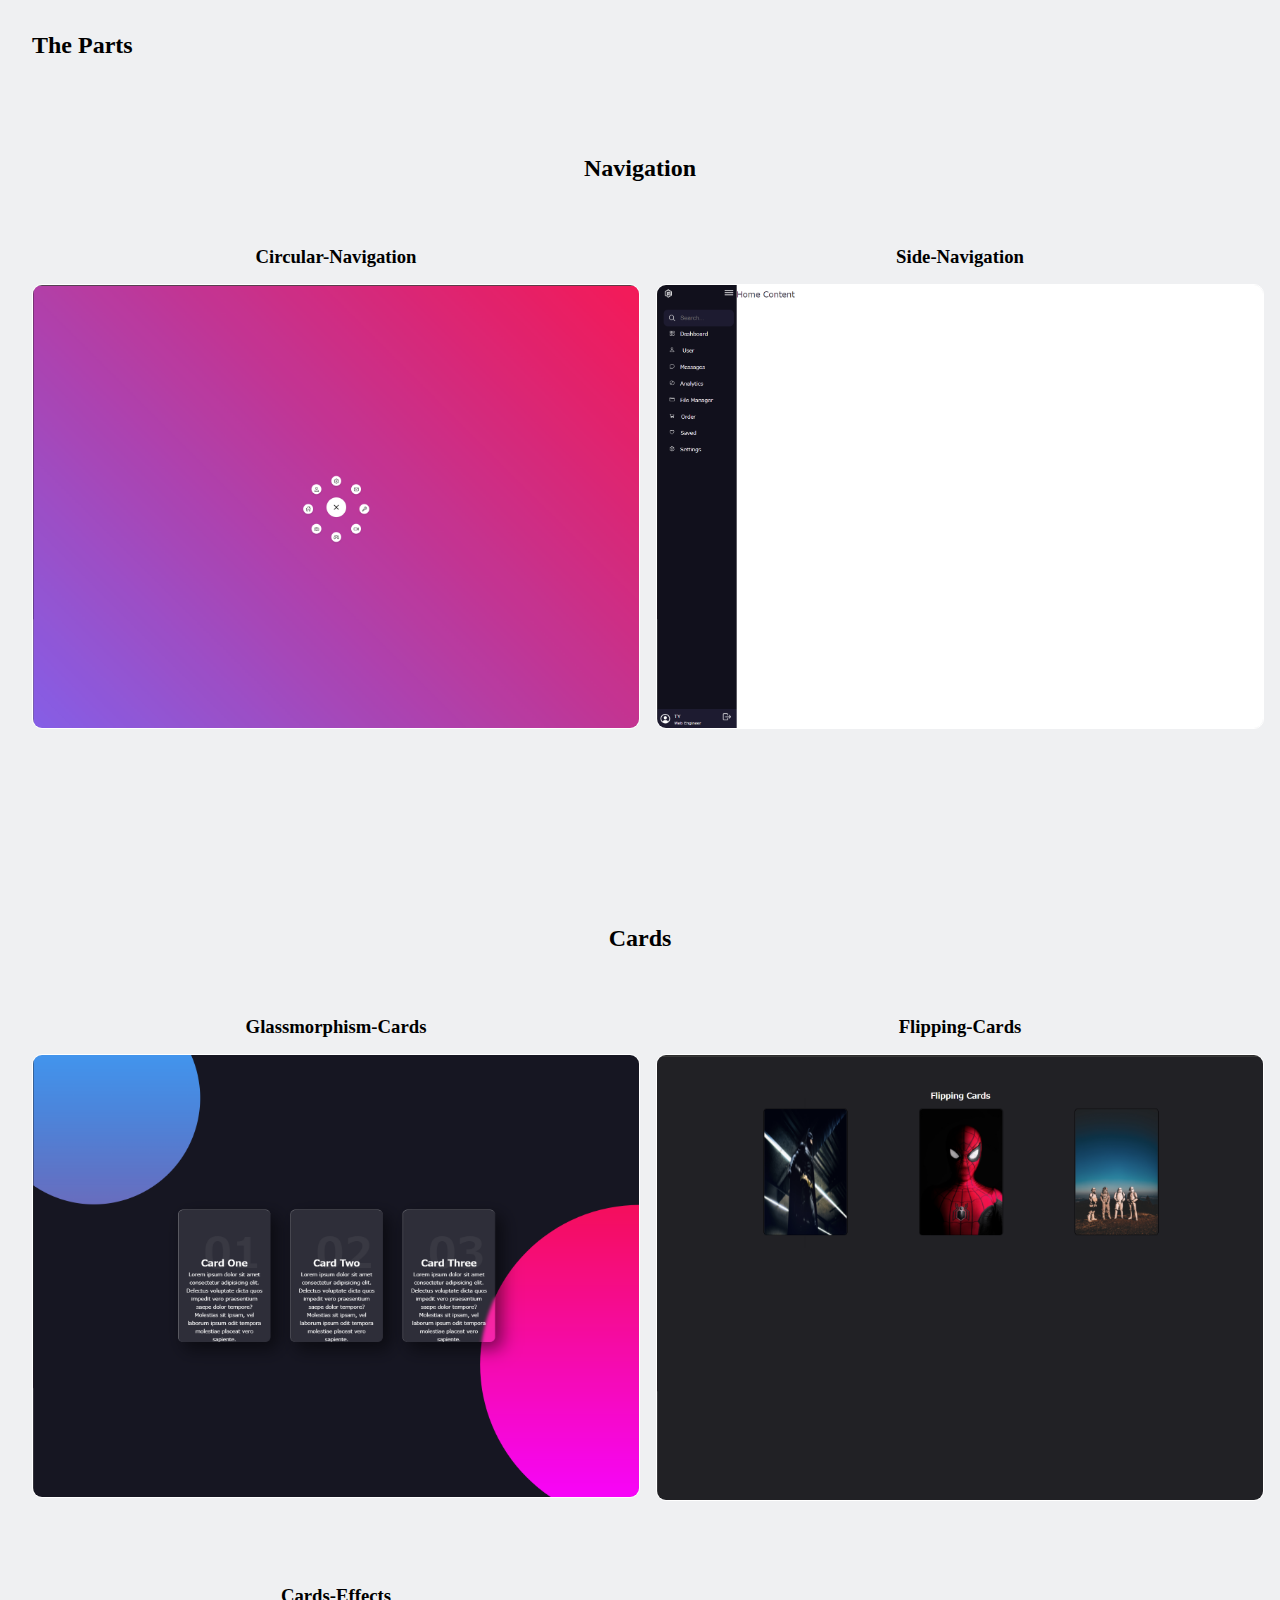
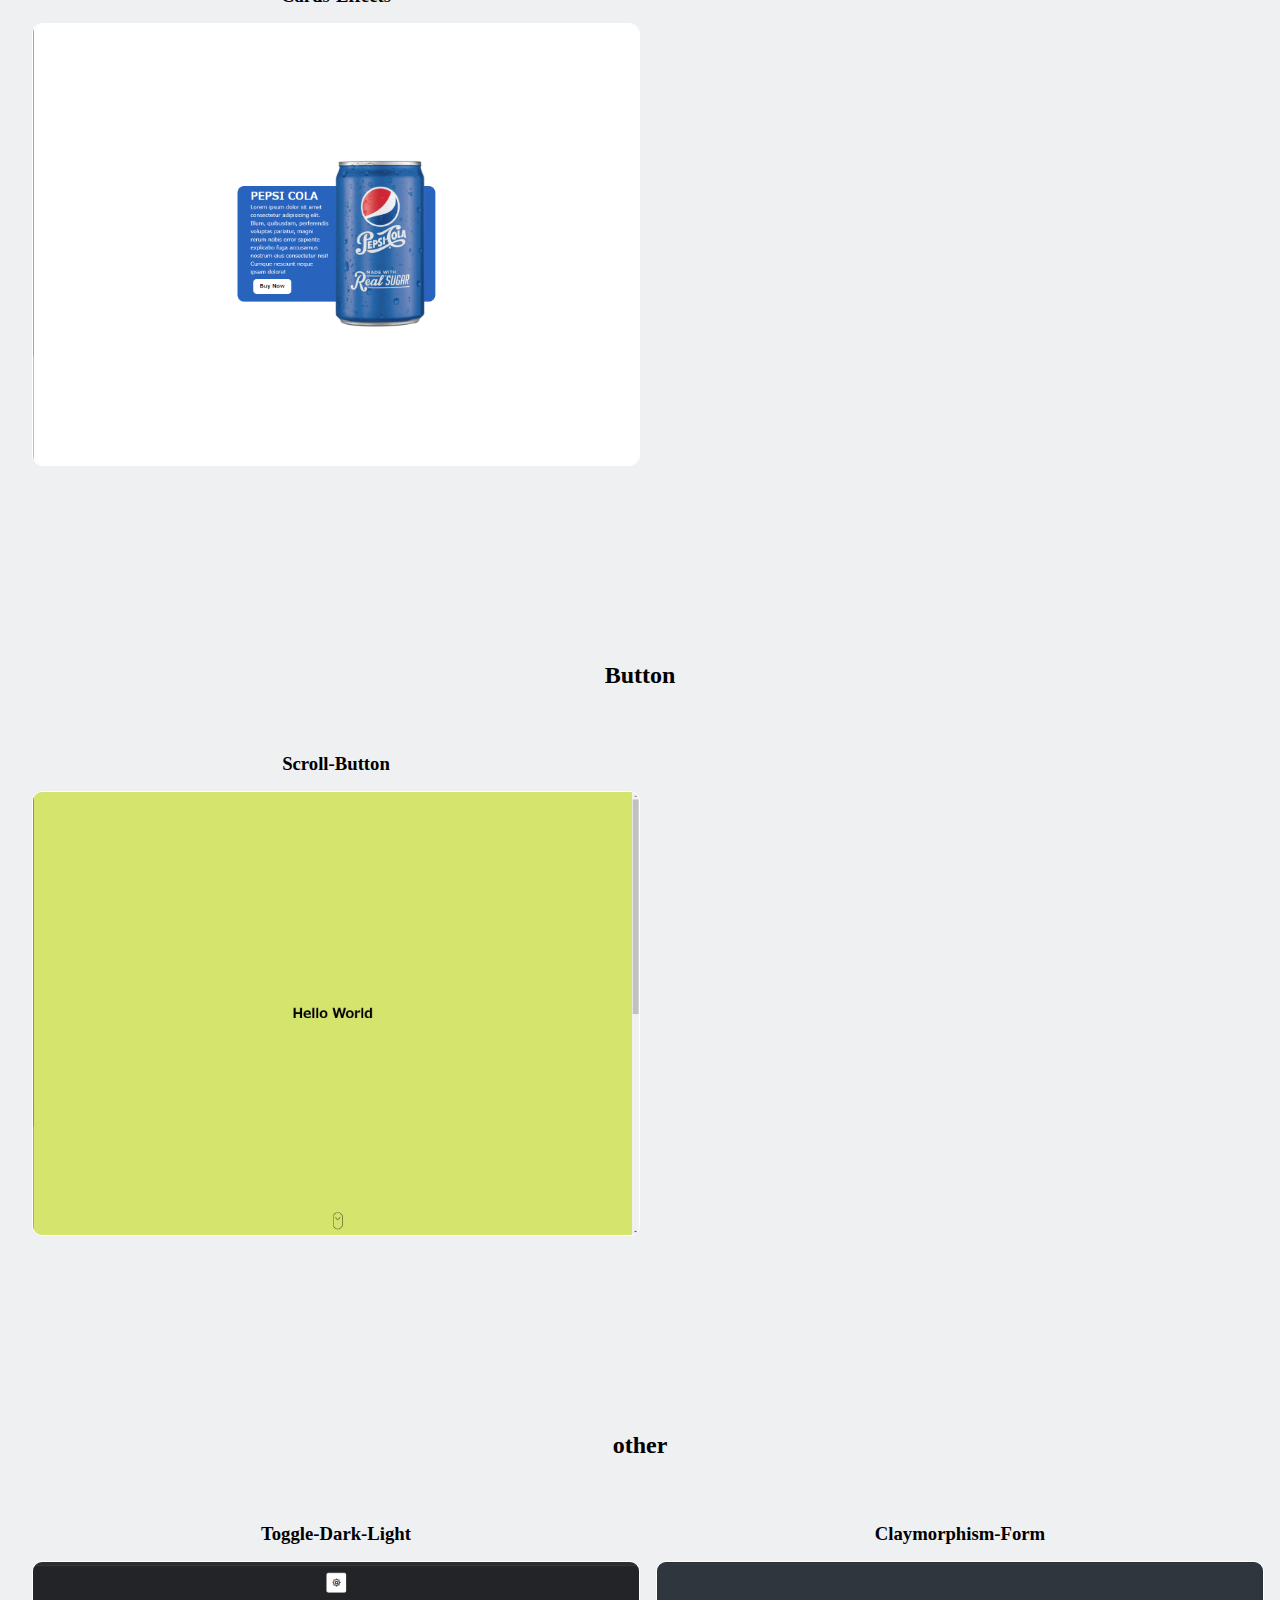
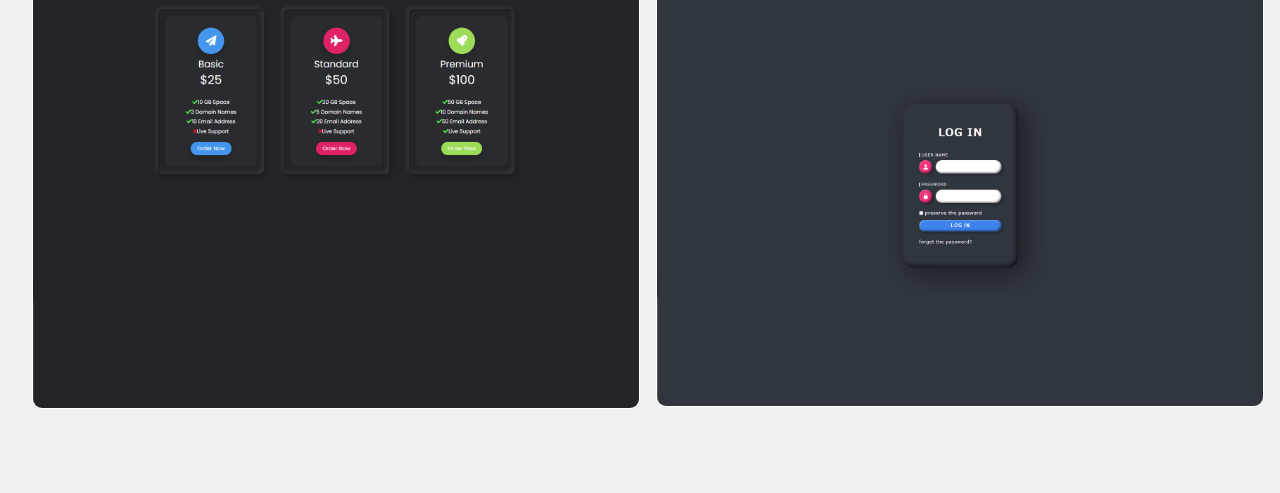
<file: index.html>
<!DOCTYPE html>
<html lang="ja">
  <head>
    <meta charset="UTF-8" />
    <meta http-equiv="X-UA-Compatible" content="IE=edge" />
    <meta name="viewport" content="width=device-width, initial-scale=1.0" />
    <title>The Parts</title>
    <link rel="stylesheet" href="style.css" />
  </head>
  <body>
    <div class="main-container">
      <h2 class="page-title">The Parts</h2>
      <div class="parts-container">
        <h2 class="parts-title">Navigation</h2>
        <div class="parts-content">
          <div class="contents">
            <h3>Circular-Navigation</h3>
            <a href="./Parts/circular-navigation/">
              <img src="./image/circular-nav.png" alt="" />
            </a>
          </div>
          <div class="contents">
            <h3>Side-Navigation</h3>
            <a href="./Parts/side-navigation/">
              <img src="./image/side-nav.png" alt="" />
            </a>
          </div>
        </div>
        <div class="parts-section ">
          <h2 class="parts-title">Cards</h2>
          <div class="parts-content">
            <div class="contents ">
              <h3>Glassmorphism-Cards</h3>
              <a href="./Parts/glassmorphism-cards/">
                <img src="./image/glass-cards.png" alt="" />
              </a>
            </div>
            <div class="contents">
              <h3>Flipping-Cards</h3>
              <a href="./Parts/movie-cards/index.html">
                <img src="./image/flipping-cards.png" alt="" />
              </a>
            </div>
            <div class="contents ">
              <h3>Cards-Effects</h3>
              <a href="./Parts/cards-effects/">
                <img src="./image/card-effects.png" alt="" />
              </a>
            </div>
          </div>
          <div class="parts-section ">
            <h2 class="parts-title">Button</h2>
            <div class="parts-content">
              <div class="contents ">
                <h3>Scroll-Button</h3>
                <a href="./Parts/scroll-button/">
                  <img src="./image/scroll-button.png" alt="" />
                </a>
              </div>
            </div>
          <div >
          <h2 class="parts-title">other</h2>
          <div class="parts-content">
            <div class="contents ">
              <h3>Toggle-Dark-Light</h3>
              <a href="./Parts/toggle-dark-light/">
                <img src="image/toggle-dark-light.png" alt="" />
              </a>
            </div>
            <div class="contents ">
              <h3>Claymorphism-Form</h3>
              <a href="./Parts/claymorphism-form/">
                <img src="image/claymorphism-form.png" alt="" />
              </a>
            </div>
          </div>
        </div>
      </div>
    </div>
  </body>
</html>
</file>
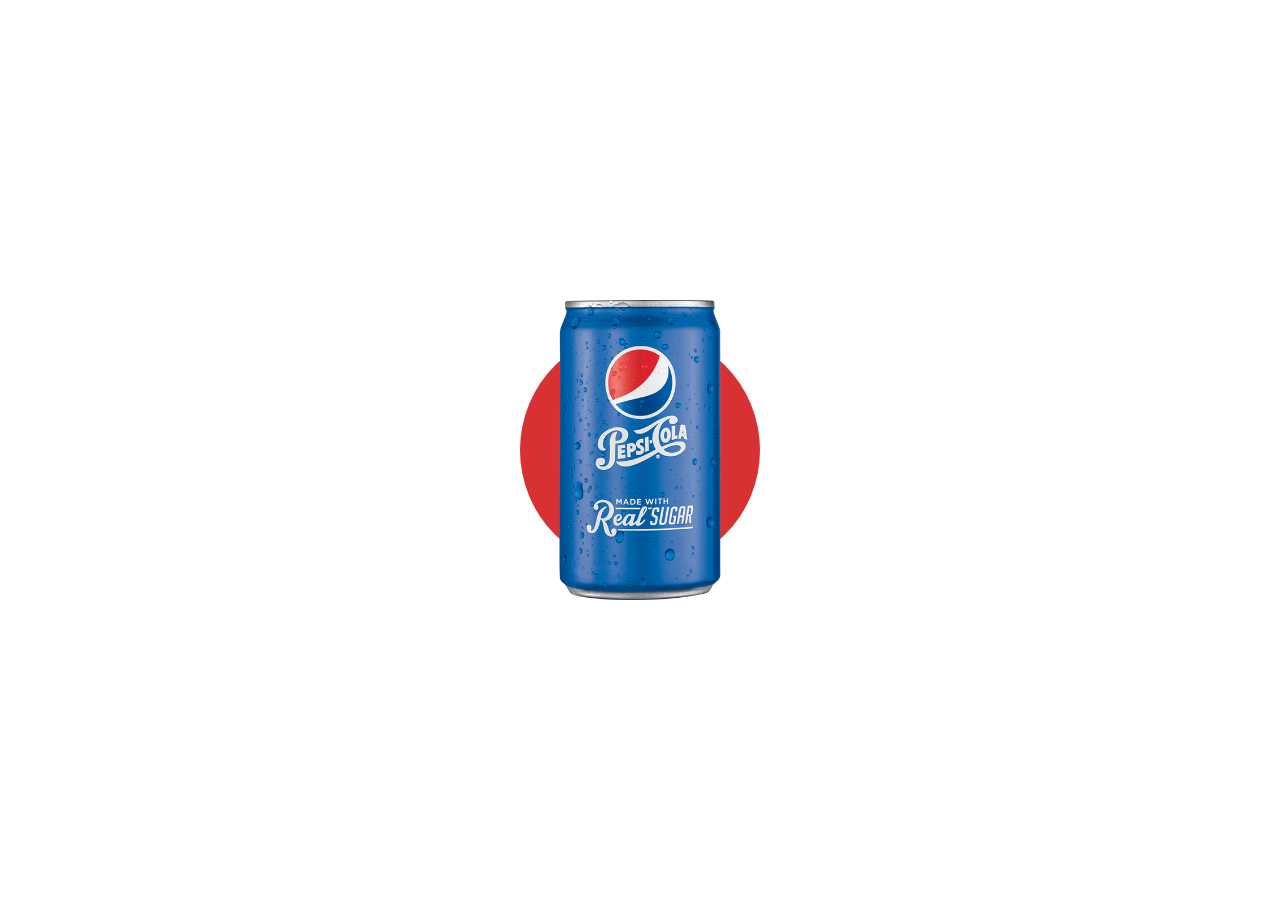
<file: Parts/cards-effects/index.html>
<!DOCTYPE html>
<html lang="ja">
  <head>
    <meta charset="UTF-8" />
    <meta http-equiv="X-UA-Compatible" content="IE=edge" />
    <meta name="viewport" content="width=device-width, initial-scale=1.0" />
    <title>Card Effects</title>
    <link rel="stylesheet" href="style.css" />
  </head>
  <body>
    <div class="card">
      <div class="circle"></div>
      <div class="content">
        <h2>Pepsi Cola</h2>
        <p>Lorem ipsum dolor sit amet consectetur adipisicing elit. Illum, quibusdam, perferendis voluptas pariatur, magni rerum nobis error sapiente explicabo fuga accusamus nostrum eius consectetur nisi! Cumque nesciunt neque ipsam dolore!</p>
        <a href="#">Buy Now</a>
      </div>
      <img src="./images/can-real-sugar-reg.png" alt="" />
    </div>
  </body>
</html>
</file>
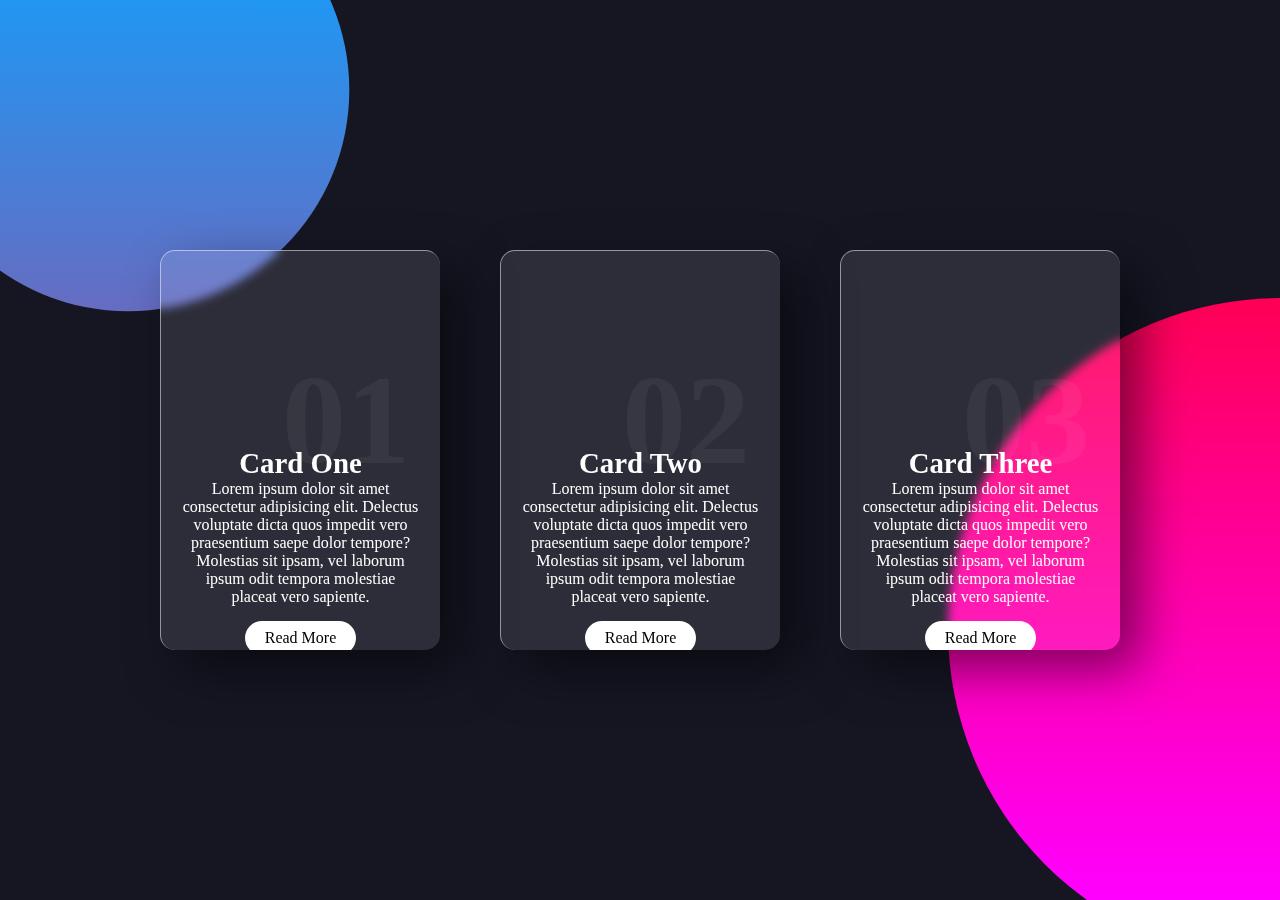
<file: Parts/glassmorphism-cards/index.html>
<!DOCTYPE html>
<html lang="en">
  <head>
    <meta charset="UTF-8" />
    <meta http-equiv="X-UA-Compatible" content="IE=edge" />
    <meta name="viewport" content="width=device-width, initial-scale=1.0" />
    <title>Glassmorphism Cards</title>
    <link rel="stylesheet" href="style.css" />
  </head>
  <body>
    <div class="container">
      <div class="card">
        <div class="content">
          <h2>01</h2>
          <h3>Card One</h3>
          <p>Lorem ipsum dolor sit amet consectetur adipisicing elit. Delectus voluptate dicta quos impedit vero praesentium saepe dolor tempore? Molestias sit ipsam, vel laborum ipsum odit tempora molestiae placeat vero sapiente.</p>
          <a href="#">Read More</a>
        </div>
      </div>
      <div class="card">
        <div class="content">
          <h2>02</h2>
          <h3>Card Two</h3>
          <p>Lorem ipsum dolor sit amet consectetur adipisicing elit. Delectus voluptate dicta quos impedit vero praesentium saepe dolor tempore? Molestias sit ipsam, vel laborum ipsum odit tempora molestiae placeat vero sapiente.</p>
          <a href="#">Read More</a>
        </div>
      </div>
      <div class="card">
        <div class="content">
          <h2>03</h2>
          <h3>Card Three</h3>
          <p>Lorem ipsum dolor sit amet consectetur adipisicing elit. Delectus voluptate dicta quos impedit vero praesentium saepe dolor tempore? Molestias sit ipsam, vel laborum ipsum odit tempora molestiae placeat vero sapiente.</p>
          <a href="#">Read More</a>
        </div>
      </div>
    </div>
    <script type="text/javascript" src="vanilla-tilt.js"></script>
    <script>
      VanillaTilt.init(document.querySelectorAll(".card"), {
        max: 25,
        speed: 400,
        glare: true,
        "max-glare": 1,
      });
    </script>
  </body>
</html>
</file>
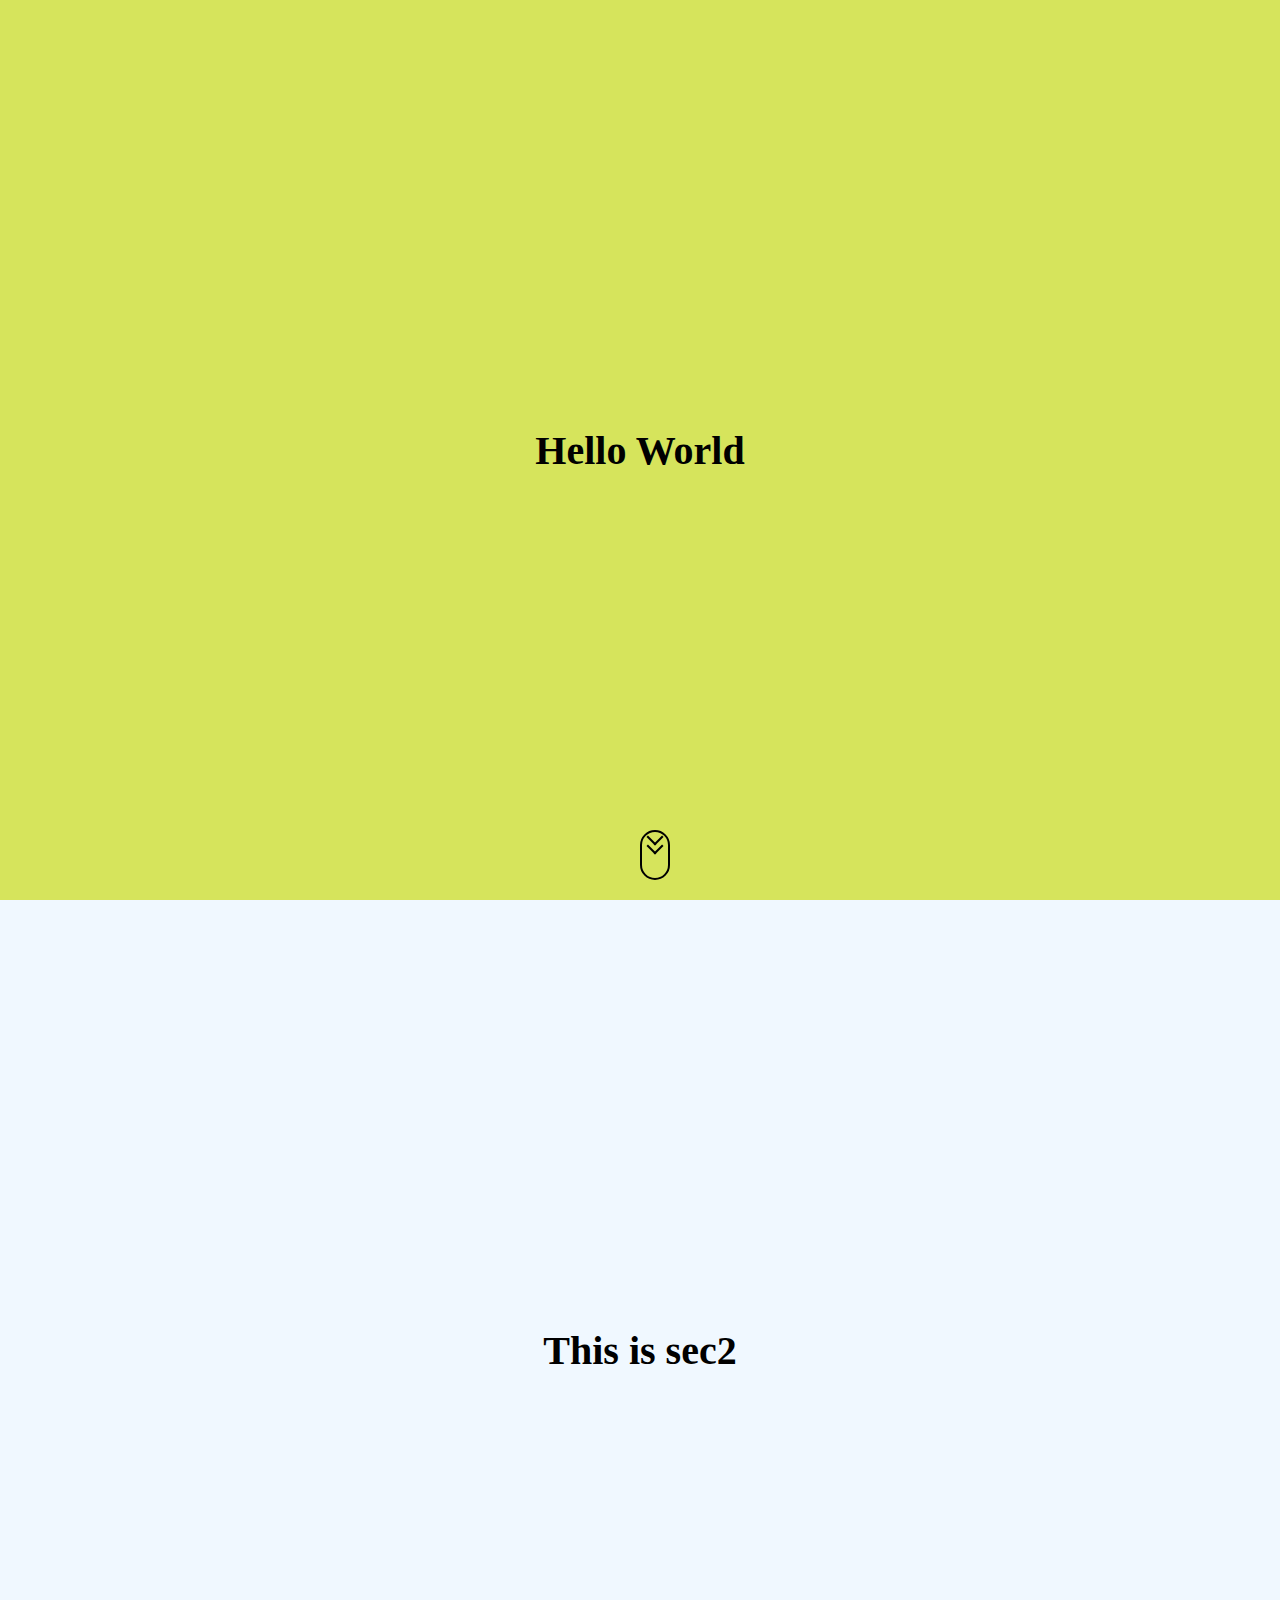
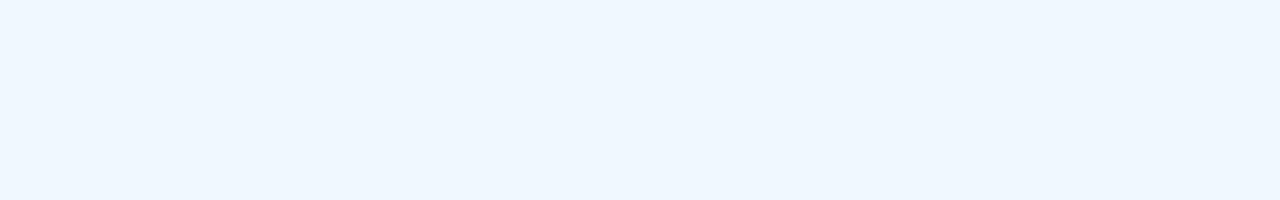
<file: Parts/scroll-button/index.html>
<!DOCTYPE html>
<html lang="ja">
  <head>
    <meta charset="UTF-8" />
    <meta http-equiv="X-UA-Compatible" content="IE=edge" />
    <meta name="viewport" content="width=device-width, initial-scale=1.0" />
    <title>Scroll Button</title>
    <link rel="stylesheet" href="style.css" />
  </head>
  <body>
    <section id="sec-1">
      <div class="contaier">
        <h1>Hello World</h1>
        <a href="#sec-2">
          <div class="scroll-down"></div>
        </a>
      </div>
    </section>
    <section id="sec-2">
      <div class="contaier">
        <h1>This is sec2</h1>
      </div>
    </section>
  </body>
</html>
</file>
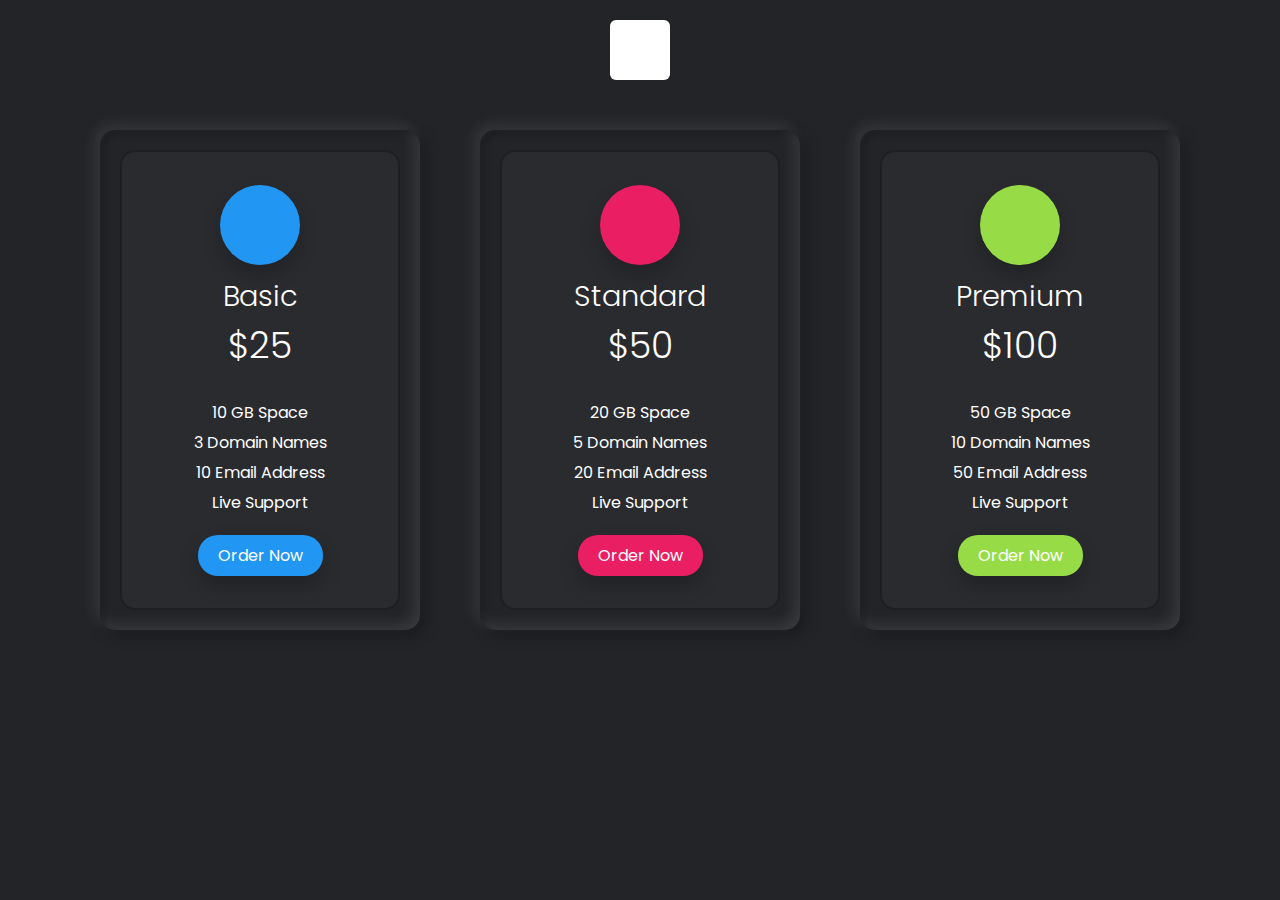
<file: Parts/toggle-dark-light/index.html>
<!DOCTYPE html>
<html lang="ja">
  <head>
    <meta charset="UTF-8" />
    <meta http-equiv="X-UA-Compatible" content="IE=edge" />
    <meta name="viewport" content="width=device-width, initial-scale=1.0" />
    <title>Toggle Dark and Light</title>
    <link rel="stylesheet" href="style.css" />
    <link rel="stylesheet" href="https://use.fontawesome.com/releases/v5.15.4/css/all.css" integrity="sha384-DyZ88mC6Up2uqS4h/KRgHuoeGwBcD4Ng9SiP4dIRy0EXTlnuz47vAwmeGwVChigm" crossorigin="anonymous" />
  </head>
  <body>
    <div class="toggle"></div>
    <div class="container">
      <div class="card">
        <div class="box">
          <div class="content">
            <div class="icon"><i class="fas fa-paper-plane" aria-hidden="true"></i></div>
            <h3>Basic</h3>
            <h4><sup>$25</sup></h4>
            <ul>
              <li><i class="fas fa-check"></i>10 GB Space</li>
              <li><i class="fas fa-check"></i>3 Domain Names</li>
              <li><i class="fas fa-check"></i>10 Email Address</li>
              <li><i class="fas fa-times"></i>Live Support</li>
            </ul>
            <a href="">Order Now</a>
          </div>
        </div>
      </div>
      <div class="card">
        <div class="box">
          <div class="content">
            <div class="icon"><i class="fas fa-plane" aria-hidden="true"></i></div>
            <h3>Standard</h3>
            <h4><sup>$50</sup></h4>
            <ul>
              <li><i class="fas fa-check"></i>20 GB Space</li>
              <li><i class="fas fa-check"></i>5 Domain Names</li>
              <li><i class="fas fa-check"></i>20 Email Address</li>
              <li><i class="fas fa-times"></i>Live Support</li>
            </ul>
            <a href="">Order Now</a>
          </div>
        </div>
      </div>
      <div class="card">
        <div class="box">
          <div class="content">
            <div class="icon"><i class="fas fa-rocket" aria-hidden="true"></i></div>
            <h3>Premium</h3>
            <h4><sup>$100</sup></h4>
            <ul>
              <li><i class="fas fa-check"></i>50 GB Space</li>
              <li><i class="fas fa-check"></i>10 Domain Names</li>
              <li><i class="fas fa-check"></i>50 Email Address</li>
              <li><i class="fas fa-check"></i>Live Support</li>
            </ul>
            <a href="">Order Now</a>
          </div>
        </div>
      </div>
    </div>
    <script src="./script.js" type="text/javascript"></script>
  </body>
</html>
</file>
<file: style.css>
* {
  margin: 0;
  padding: 0;
  box-sizing: border-box;
  background-color: #eff0f2;
}

h2 {
  padding: 2rem;
  margin-bottom: 2rem;
}

h3 {
  padding-bottom: 1rem;
}

.main-container {
  height: 100vh;
}

.parts-container {
  padding: 0 2rem;
}

.parts-title {
  text-align: center;
  margin: 2rem 0;
}

.contents {
  margin-bottom: 5rem;
}

.contents img {
  width: 100%;
  height: auto;
  transition: 0.5s;
  border: 1px solid #fff;
  border-radius: 10px;
}

.contents img:hover {
  transform: translateY(-10px);
}

.parts-content {
  display: grid;
  grid-template-columns: 50% 50%;
  grid-column-gap: 1rem;
  margin-bottom: 5rem;
  width: 100%;
  text-align: center;
}

@media screen and (max-width: 768px) {
  .parts-content {
    grid-template-columns: 100%;
  }
}
</file>
<file: Parts/cards-effects/style.css>
* {
  margin: 0;
  padding: 0;
  box-sizing: border-box;
}

body {
  display: flex;
  justify-content: center;
  align-items: center;
  min-height: 100vh;
}

.card {
  position: relative;
  width: 600px;
  height: 350px;
  border-radius: 20px;
  display: flex;
  align-items: center;
}

.circle {
  position: absolute;
  top: 0;
  left: 0;
  width: 100%;
  height: 100%;
  border-radius: 20px;
  overflow: hidden;
}

.circle::before {
  content: "";
  position: absolute;
  top: 0;
  left: 0;
  width: 100%;
  height: 100%;
  background: #d83133;
  clip-path: circle(120px at center);
  transition: 0.5s;
}

.card:hover .circle::before {
  background: #0065c3;
  clip-path: circle(400px at center);
}

img {
  position: absolute;
  top: 50%;
  left: 50%;
  transform: translate(-50%, -50%);
  height: 300px;
  pointer-events: none;
  transition: 0.5s;
}

.card:hover img {
  left: 72%;
  height: 500px;
}

.content {
  position: relative;
  width: 50%;
  padding: 20px 20px 20px 40px;
  transition: 0.5s;
  opacity: 0;
  visibility: hidden;
}

.card:hover .content {
  left: 0;
  opacity: 1;
  visibility: visible;
}

h2 {
  color: #fff;
  text-transform: uppercase;
  font-size: 2em;
  line-height: 1em;
  margin-bottom: 5px;
}

p {
  color: #fff;
}

a {
  position: relative;
  color: #111;
  padding: 10px 20px;
  border-radius: 10px;
  background: #fff;
  display: inline-block;
  text-decoration: none;
  font-weight: 700;

  margin: 0.5rem;
}

@media screen and (max-width: 991px) {
  .card {
    width: auto;
    max-width: 350px;
    align-items: flex-start;
  }

  .card:hover {
    height: 600px;
  }

  .content {
    width: 100%;
    left: 0;
    padding: 40px;
  }

  .card:hover img {
    top: 75%;
    left: 50%;
    height: 250px;
  }
}

@media screen and (max-width: 420px) {
  .content {
    padding: 20px;
  }

  .card:hover img {
    top: 74%;
    left: 50%;
    height: 280px;
  }
}
</file>
<file: Parts/glassmorphism-cards/style.css>
@import url("https://fonts.googleapis.com/css2?family=Poppins&display=swap");

* {
  margin: 0;
  padding: 0;
  box-sizing: border-box;
}

body {
  display: flex;
  justify-content: center;
  align-items: center;
  min-height: 100vh;
  background: #161623;
}

body::before {
  content: "";
  position: absolute;
  top: 0;
  left: 0;
  width: 100%;
  height: 100%;
  background: linear-gradient(#f00, #f0f);
  clip-path: circle(30% at right 70%);
}

body::after {
  content: "";
  position: absolute;
  top: 0;
  left: 0;
  width: 100%;
  height: 100%;
  background: linear-gradient(#2196f3, #e91e63);
  clip-path: circle(20% at 10% 10%);
}

.container {
  position: relative;
  display: flex;
  align-items: center;
  max-width: 1200px;
  flex-wrap: wrap;
  z-index: 1;
}

.container .card {
  position: relative;
  width: 280px;
  height: 400px;
  margin: 30px;
  box-shadow: 20px 20px 50px rgba(0, 0, 0, 0.5);
  border-radius: 15px;
  background: rgba(255, 255, 255, 0.1);
  overflow: hidden;
  display: flex;
  justify-content: center;
  align-items: center;
  border-top: 1px solid rgba(255, 255, 255, 0.5);
  border-left: 1px solid rgba(255, 255, 255, 0.5);
  backdrop-filter: blur(5px);
}

.container .card .content {
  padding: 20px;
  text-align: center;
  transform: translateY(100px);
  opacity: 1;
  transition: 0.5s;
}

.container .card:hover .content {
  transform: translateY(0px);
  opacity: 1;
}

.container .card .content h2 {
  position: absolute;
  top: -80px;
  right: 30px;
  font-size: 8em;
  color: rgba(255, 255, 255, 0.05);
  pointer-events: none;
}

.container .card .content h3 {
  font-size: 1.8em;
  color: #fff;
  z-index: 1;
}

.container .card .content p {
  font-size: 1em;
  color: #fff;
  font-weight: 300;
}
.container .card .content a {
  position: relative;
  display: inline-block;
  padding: 8px 20px;
  margin-top: 15px;
  background-color: #fff;
  color: #000;
  border-radius: 20px;
  text-decoration: none;
  font-weight: 500;
  box-shadow: rgba(0, 0, 0, 0.2);
}
</file>
<file: Parts/scroll-button/style.css>
* {
  padding: 0;
  margin: 0;
  box-sizing: border-box;
  scroll-behavior: smooth;
}

section {
  min-height: 100vh;
  width: 100%;
  display: flex;
  align-items: center;
  justify-content: center;
}

h1 {
  font-size: 40px;
}

#sec-1 {
  background-color: rgb(214, 228, 92);
  position: relative;
}

#sec-2 {
  background-color: aliceblue;
}

.scroll-down {
  height: 50px;
  width: 30px;
  border: 2px solid black;
  position: absolute;
  left: 50%;
  bottom: 20px;
  border-radius: 50px;
  cursor: pointer;
}

.scroll-down::before,
.scroll-down::after {
  content: "";
  position: absolute;
  top: 10%;
  left: 50%;
  border: 2px solid black;
  width: 10px;
  height: 10px;
  transform: translate(-50%, -50%) rotate(45deg);
  border-top: transparent;
  border-left: transparent;
  animation: scroll-down 1s ease-in-out infinite;
}

.scroll-down::after {
  top: 30%;
  animation-delay: 0.3s;
}

@keyframes scroll-down {
  0% {
    opacity: 0;
  }
  30% {
    opacity: 1;
  }
  60% {
    opacity: 1;
  }
  100% {
    opacity: 0;
    top: 90%;
  }
}
</file>
<file: Parts/toggle-dark-light/style.css>
@import url("https://fonts.googleapis.com/css2?family=Open+Sans:wght@700&family=Poppins&display=swap");

* {
  margin: 0;
  padding: 0;
  box-sizing: border-box;
  font-family: "Poppins", sans-serif;
}

body {
  display: flex;
  justify-content: center;
  align-items: center;
  background: #232427;
}

.container {
  display: flex;
  justify-content: center;
  align-items: center;
  flex-wrap: wrap;
  max-width: 1200px;
  padding: 100px 0 50px;
}

.container .card {
  position: relative;
  min-width: 320px;
  height: 500px;
  box-shadow: inset 5px 5px 5px rgba(0, 0, 0, 0.2), inset -5px -5px 15px rgba(255, 255, 255, 0.1), 5px 5px 15px rgba(0, 0, 0, 0.3), -5px -5px 15px rgba(255, 255, 255, 0.1);
  border-radius: 15px;
  margin: 30px;
}

.container .card .box {
  position: absolute;
  top: 20px;
  left: 20px;
  right: 20px;
  bottom: 20px;
  background: #2a2b2f;
  border-radius: 15px;
  border: 2px solid #1e1f23;
  box-shadow: 0 2px 50 rgba(0, 0, 0, 0.5);
  display: flex;
  justify-content: center;
  align-items: center;
  transition: transform 0.4s, box-shadow 0.4s;
}

.container .card:hover .box {
  transform: translateY(-50px);
  box-shadow: 0 40px 70px rgba(0, 0, 0, 0.5);
}

.container .card .box .content {
  padding: 20px;
  text-align: center;
}

.container .card .box .content .icon {
  position: relative;
  width: 80px;
  height: 80px;
  background: #f00;
  margin: 0 auto;
  display: flex;
  justify-content: center;
  align-items: center;
  border-radius: 50px;
  margin-bottom: 10px;
}

.icon .fas {
  color: #fff;
  font-size: 2em;
}

.container .card .box .content h3 {
  font-size: 1.8em;
  color: #fff;
  font-weight: 300;
}

h4 {
  color: #fff;
  font-size: 3em;
  font-weight: 700;
}

h4 sup {
  font-size: 0.75em;
  font-weight: 300;
}

ul {
  position: relative;
}

li {
  list-style: none;
  color: #fff;
  margin: 5px 0;
}

.fa-check {
  color: #0f0;
}

.fa-times {
  color: #f00;
}

a {
  position: relative;
  display: inline-block;
  padding: 8px 20px;
  background: #f00;
  margin-top: 15px;
  border-radius: 20px;
  text-decoration: none;
  color: #fff;
  font-weight: 400;
}

.card:nth-child(1) .box .content a,
.container .card:nth-child(1) .box .content .icon {
  background: #2196f3;
  box-shadow: 0 10px 20px rgba(0, 0, 0, 0.2);
}

.card:nth-child(2) .box .content a,
.container .card:nth-child(2) .box .content .icon {
  background: #e91e63;
  box-shadow: 0 10px 20px rgba(0, 0, 0, 0.2);
}

.card:nth-child(3) .box .content a,
.container .card:nth-child(3) .box .content .icon {
  background: #97dc47;
  box-shadow: 0 10px 20px rgba(0, 0, 0, 0.2);
}

.toggle {
  position: absolute;
  top: 20px;
  left: calc(50% - 30px);
  width: 60px;
  height: 60px;
  background: #fff;
  cursor: pointer;
  border-radius: 6px;
  display: flex;
  align-items: center;
  justify-content: center;
}

.toggle::before {
  content: "\f185";
  font-family: "Font Awesome 5 free";
  font-size: 24px;
  font-weight: 400;
}

body.light .toggle {
  background: #154f56;
  color: #fff;
}

body.light .toggle::before {
  content: "\f186";
  font-family: "Font Awesome 5 free";
  font-size: 24px;
  font-weight: 400;
}

body.light {
  background: #ebf5fc;
}

body.light .container .card {
  box-shadow: inset 10px 10px 10px rgba(0, 0, 0, 0.03), inset -10px -10px 15px rgba(255, 255, 255, 0.5), 10px 10px 10px rgba(0, 0, 0, 0.03), -10px -10px 15px rgba(255, 255, 255, 0.5);
}

body.light .container .card .box {
  background: #ebf5fc;
  border: none;
  box-shadow: 0 10px 20px rgba(0, 0, 0, 0.1);
}

body.light .container .card .box {
  box-shadow: 0 20px 40px rgba(0, 0, 0, 0.2);
}

body.light .container .card .box .content h3,
body.light .container .card .box .content h4,
body.light .container .card .box .content ul li {
  color: #32a3b1;
}
</file>
